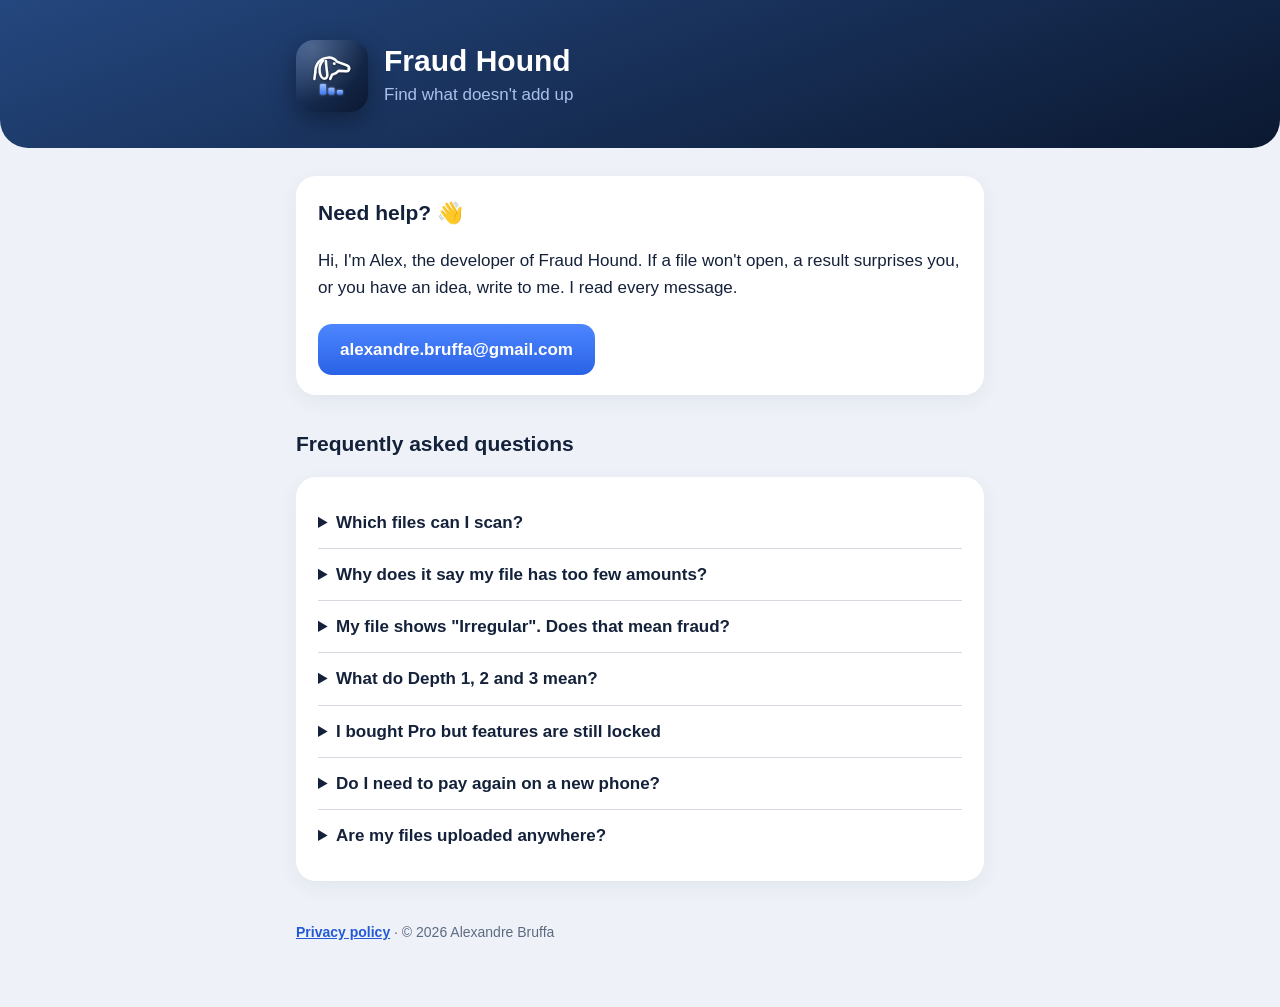
<file: index.html>
<!doctype html>
<html lang="en">
<head>
<meta charset="utf-8">
<meta name="viewport" content="width=device-width, initial-scale=1">
<title>Fraud Hound Support</title>
<meta name="description" content="Help and contact for Fraud Hound, the app that checks whether the amounts in your financial files look natural.">
<link rel="icon" href="icon.svg">
<link rel="stylesheet" href="style.css">
</head>
<body>
<div class="top"><div class="inner">
<img src="icon.svg" alt="Fraud Hound icon">
<div>
<h1>Fraud Hound</h1>
<p class="sub">Find what doesn't add up</p>
</div>
</div></div>
<main>
<div class="card">
<h2 style="margin-top:0">Need help? 👋</h2>
<p>Hi, I'm Alex, the developer of Fraud Hound. If a file won't open, a result surprises you, or you have an idea, write to me. I read every message.</p>
<a class="btn" href="mailto:alexandre.bruffa@gmail.com?subject=Fraud%20Hound">alexandre.bruffa@gmail.com</a>
</div>

<h2>Frequently asked questions</h2>
<div class="card">
<details>
<summary>Which files can I scan?</summary>
<p>CSV, Excel (XLSX, XLS) and PDFs with selectable text. You can also paste a column of numbers. Bank and card statements, invoice and payment lists, ledgers, expense reports and sales records work best. Scanned PDFs and photos aren't supported yet.</p>
</details>
<details>
<summary>Why does it say my file has too few amounts?</summary>
<p>The check needs at least 100 amounts, and 500 or more gives the most reliable result. The amounts should also vary widely, for example from $3 to $30,000. A single balance sheet, salaries, fixed prices or ID numbers aren't a good fit. A file that fails these checks doesn't use a free scan.</p>
</details>
<details>
<summary>My file shows "Irregular". Does that mean fraud?</summary>
<p>No. Fraud Hound spots unusual patterns. An unusual result isn't proof of fraud. It's a signal to look closer. Normal business reasons, such as fixed prices, approval limits or a small file, can also change the pattern.</p>
</details>
<details>
<summary>What do Depth 1, 2 and 3 mean?</summary>
<p>Depth 1 compares how often amounts start with 1, 2, 3… 9 with real-world financial data. Depth 2 looks at the first two figures and the second figure, which catches amounts kept just under a limit. Depth 3 checks endings, repeated and round amounts, and lists the rows worth checking. Depth 2 and 3 are part of Fraud Hound Pro.</p>
</details>
<details>
<summary>I bought Pro but features are still locked</summary>
<p>In the app, open Settings and tap "Restore purchase". Make sure you are signed in with the same Apple ID or Google account you used to buy Pro.</p>
</details>
<details>
<summary>Do I need to pay again on a new phone?</summary>
<p>No. Pro is a one-time purchase. On a new phone with the same Apple ID or Google account, tap "Restore purchase" in Settings.</p>
</details>
<details>
<summary>Are my files uploaded anywhere?</summary>
<p>No. Files are read and analyzed on your phone and never leave it. There's no account and no server.</p>
</details>
</div>

<footer>
<a href="privacy.html">Privacy policy</a> · © 2026 Alexandre Bruffa
</footer>
</main>
</body>
</html>
</file>
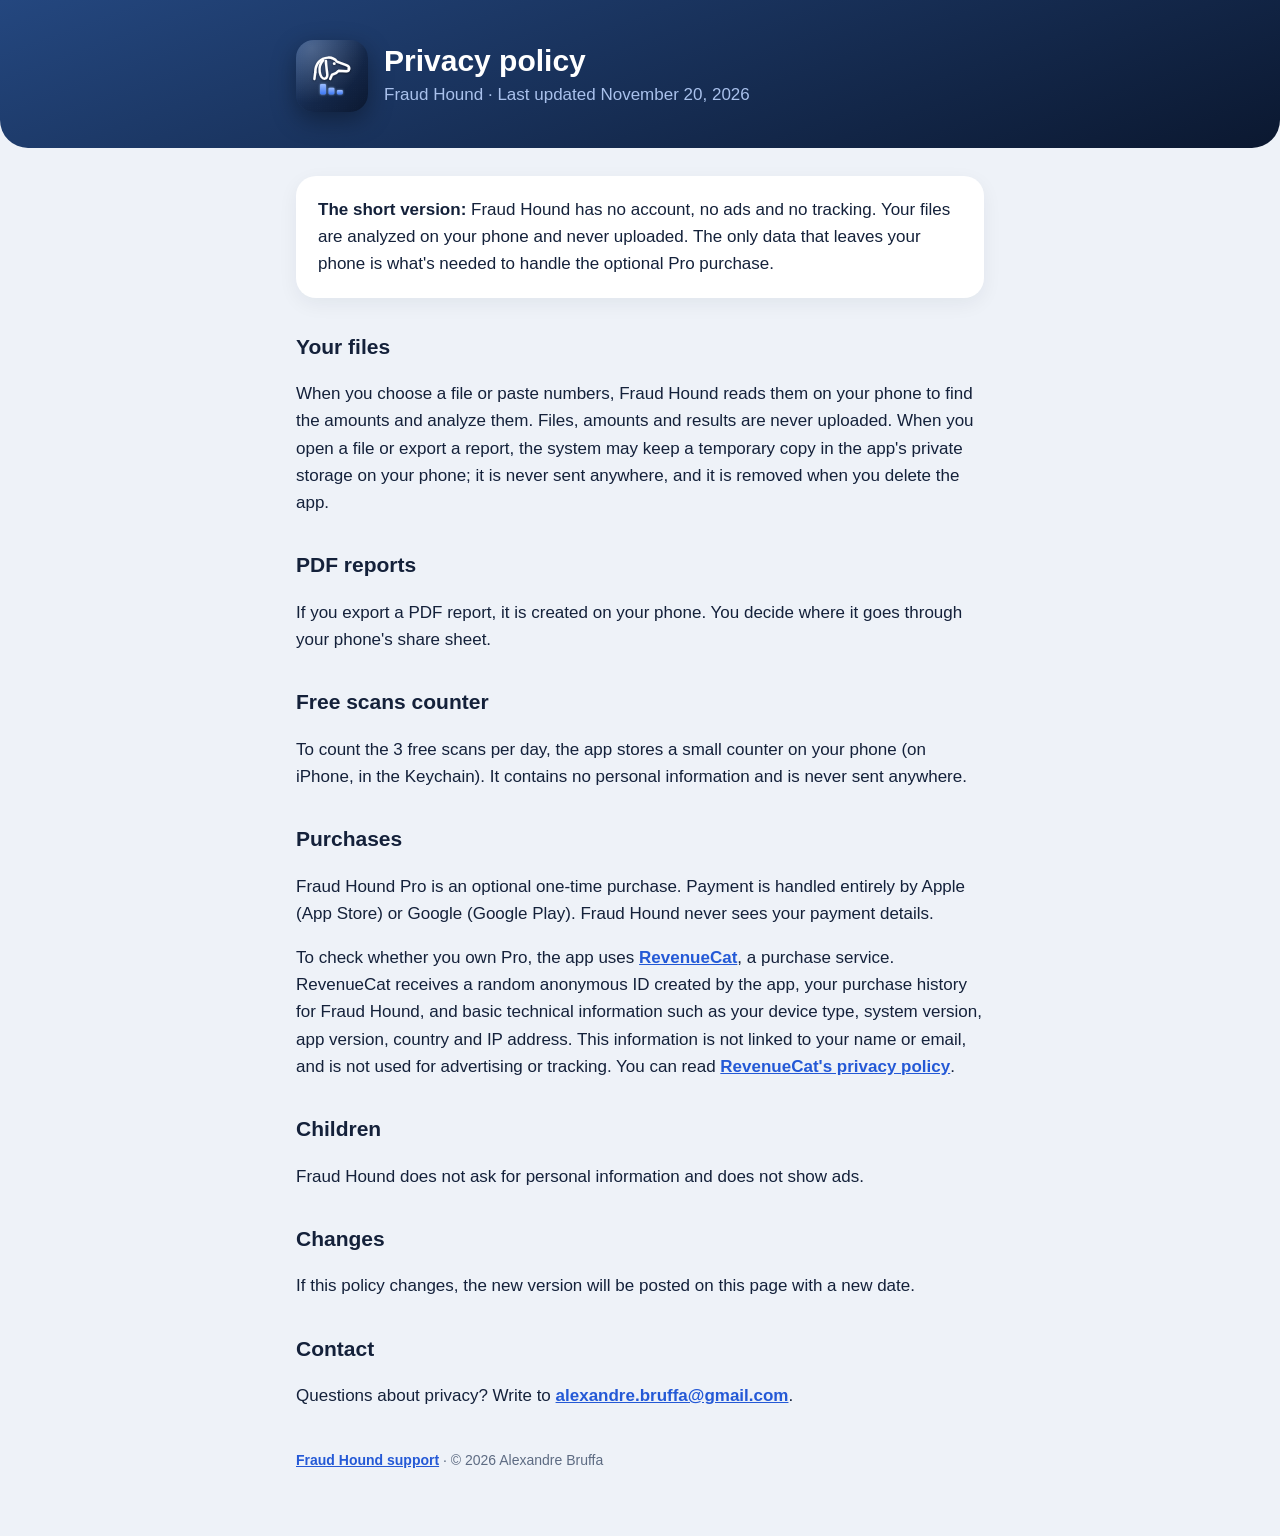
<file: privacy.html>
<!doctype html>
<html lang="en">
<head>
<meta charset="utf-8">
<meta name="viewport" content="width=device-width, initial-scale=1">
<title>Fraud Hound Privacy</title>
<meta name="description" content="Privacy policy for the Fraud Hound app.">
<link rel="icon" href="icon.svg">
<link rel="stylesheet" href="style.css">
</head>
<body>
<div class="top"><div class="inner">
<img src="icon.svg" alt="Fraud Hound icon">
<div>
<h1>Privacy policy</h1>
<p class="sub">Fraud Hound · Last updated November 20, 2026</p>
</div>
</div></div>
<main>
<div class="card">
<p><strong>The short version:</strong> Fraud Hound has no account, no ads and no tracking. Your files are analyzed on your phone and never uploaded. The only data that leaves your phone is what's needed to handle the optional Pro purchase.</p>
</div>

<h2>Your files</h2>
<p>When you choose a file or paste numbers, Fraud Hound reads them on your phone to find the amounts and analyze them. Files, amounts and results are never uploaded. When you open a file or export a report, the system may keep a temporary copy in the app's private storage on your phone; it is never sent anywhere, and it is removed when you delete the app.</p>

<h2>PDF reports</h2>
<p>If you export a PDF report, it is created on your phone. You decide where it goes through your phone's share sheet.</p>

<h2>Free scans counter</h2>
<p>To count the 3 free scans per day, the app stores a small counter on your phone (on iPhone, in the Keychain). It contains no personal information and is never sent anywhere.</p>

<h2>Purchases</h2>
<p>Fraud Hound Pro is an optional one-time purchase. Payment is handled entirely by Apple (App Store) or Google (Google Play). Fraud Hound never sees your payment details.</p>
<p>To check whether you own Pro, the app uses <a href="https://www.revenuecat.com">RevenueCat</a>, a purchase service. RevenueCat receives a random anonymous ID created by the app, your purchase history for Fraud Hound, and basic technical information such as your device type, system version, app version, country and IP address. This information is not linked to your name or email, and is not used for advertising or tracking. You can read <a href="https://www.revenuecat.com/privacy">RevenueCat's privacy policy</a>.</p>

<h2>Children</h2>
<p>Fraud Hound does not ask for personal information and does not show ads.</p>

<h2>Changes</h2>
<p>If this policy changes, the new version will be posted on this page with a new date.</p>

<h2>Contact</h2>
<p>Questions about privacy? Write to <a href="mailto:alexandre.bruffa@gmail.com?subject=Fraud%20Hound%20privacy">alexandre.bruffa@gmail.com</a>.</p>

<footer>
<a href="index.html">Fraud Hound support</a> · © 2026 Alexandre Bruffa
</footer>
</main>
</body>
</html>
</file>
<file: style.css>
:root{--bg:#EEF2F8;--ink:#14213A;--accent:#2F6BF0;--link:#2459D6;--muted:#5D6B82;--card:#fff;--navy1:#24477F;--navy2:#0B1830;}
@media (prefers-color-scheme:dark){:root{--bg:#0B1324;--ink:#E8EEF8;--link:#8DB3FF;--muted:#9AA8BF;--card:#14203A;}}
*{box-sizing:border-box}
body{margin:0;background:var(--bg);color:var(--ink);font:17px/1.6 -apple-system,BlinkMacSystemFont,"Segoe UI",Roboto,sans-serif}
.top{background:linear-gradient(160deg,var(--navy1),var(--navy2));color:#fff;border-radius:0 0 28px 28px}
.top .inner{max-width:720px;margin:0 auto;padding:40px 16px 36px;display:flex;align-items:center;gap:16px}
.top img{width:72px;height:72px;border-radius:18px;box-shadow:0 8px 24px rgba(0,0,0,.35)}
.top h1{font-size:30px;line-height:1.2;margin:0}
.top .sub{color:#A9C1EC;margin:2px 0 0}
main{max-width:720px;margin:0 auto;padding:12px 16px 64px}
h2{font-size:21px;margin:32px 0 8px}
.card{background:var(--card);border-radius:20px;padding:20px 22px;margin:16px 0;box-shadow:0 6px 20px rgba(20,33,58,.06)}
a{color:var(--link);font-weight:600}
.btn{display:inline-block;background:linear-gradient(180deg,#4D86FF,#2A62E6);color:#fff;text-decoration:none;padding:12px 22px;border-radius:14px;margin-top:6px;overflow-wrap:anywhere}
details{border-top:1px solid color-mix(in srgb,var(--muted) 25%,transparent);padding:12px 0}
details:first-of-type{border-top:0}
summary{font-weight:600;cursor:pointer}
footer{color:var(--muted);font-size:14px;margin-top:40px}
.card>:first-child{margin-top:0}.card>:last-child{margin-bottom:0}
</file>
